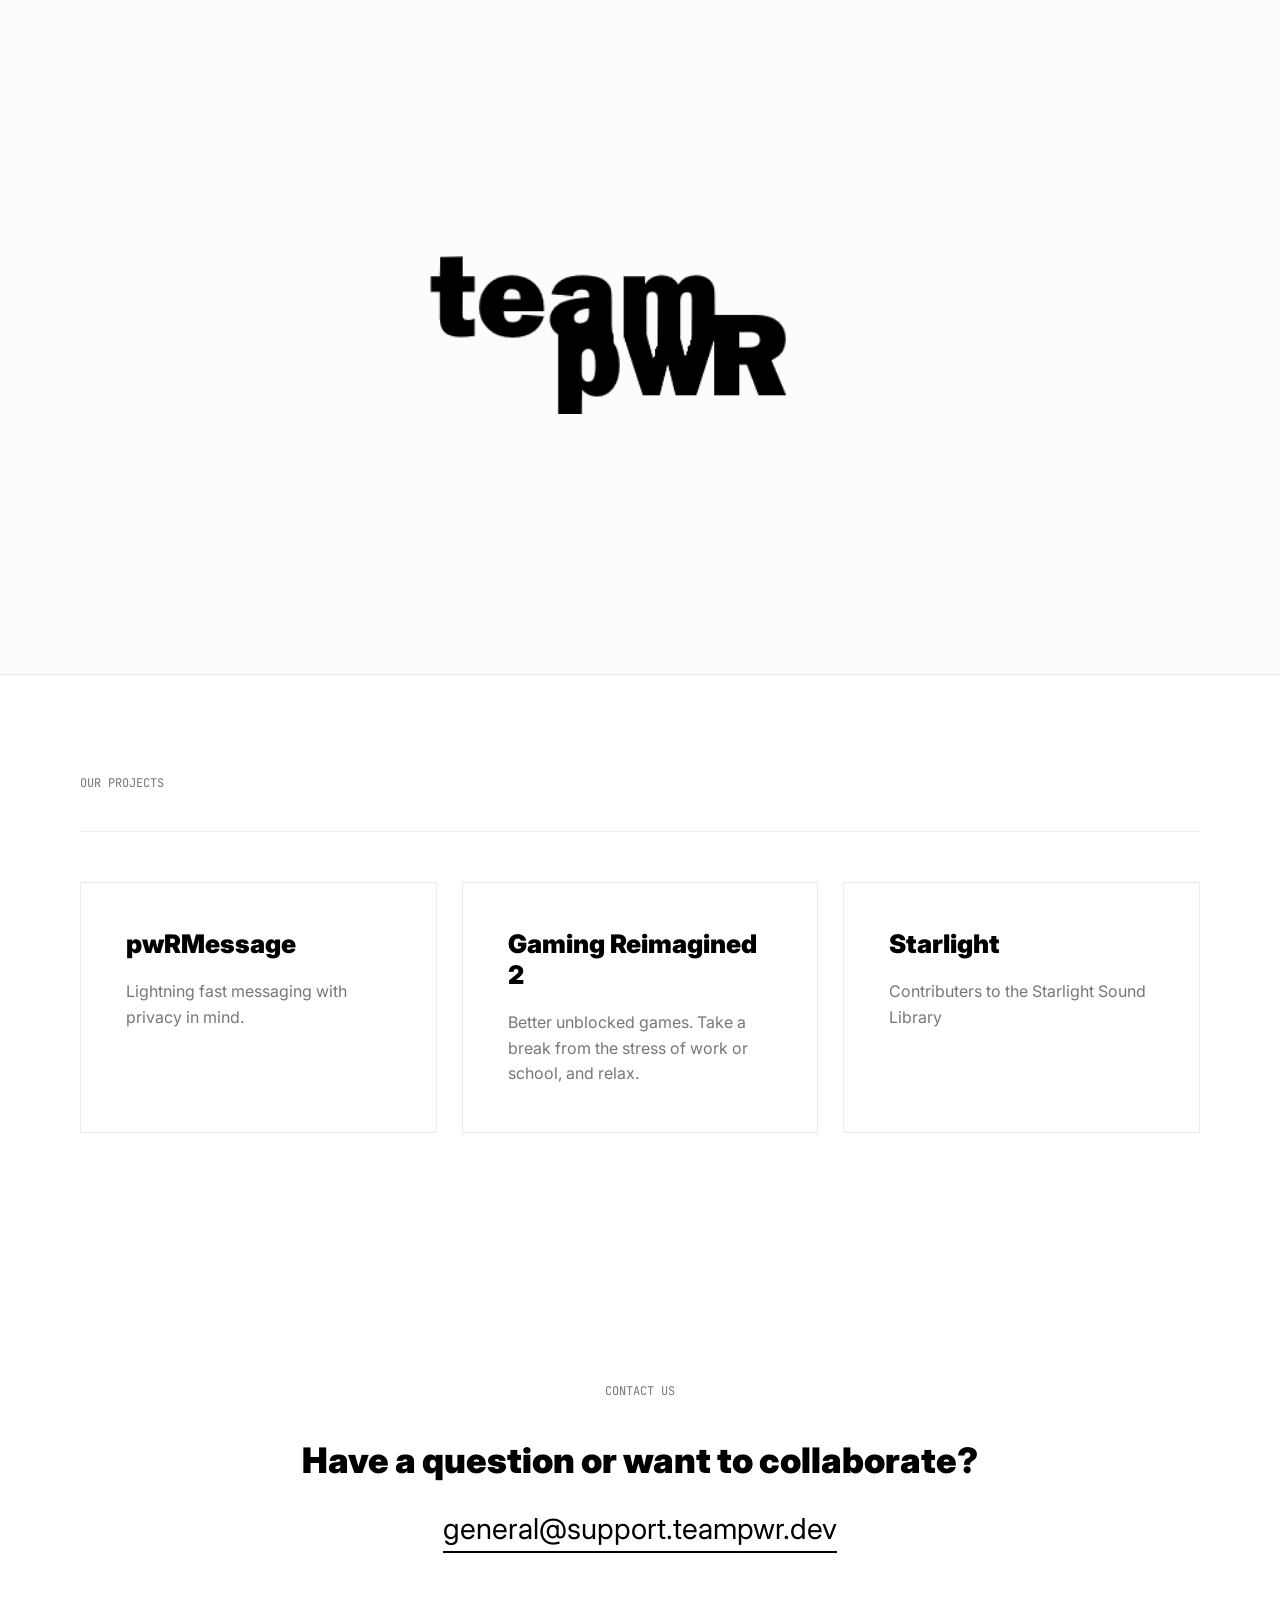
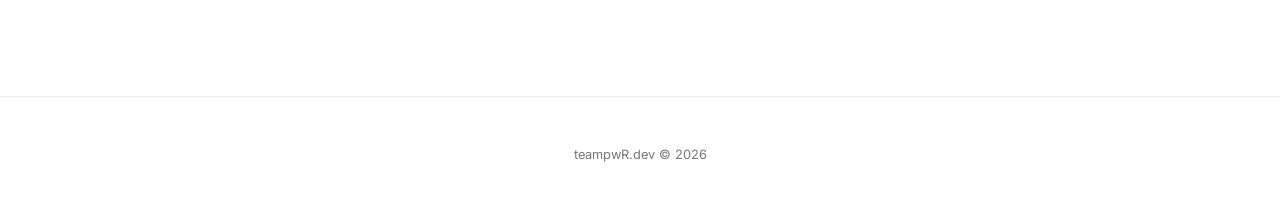
<file: index.html>
<!DOCTYPE html>
<html lang="en">

<head>
    <meta charset="UTF-8">
    <meta name="viewport" content="width=device-width, initial-scale=1.0">
    <meta name="description" content="A small developer team creating high-quality, secure web apps">
    <meta name="robots" content="index, follow, max-image-preview:large, max-snippet:-1">
    <link rel="canonical" href="https://teampwr.dev/">

    <meta property="og:type" content="website">
    <meta property="og:url" content="https://teampwr.dev/">
    <meta property="og:title" content="teampwR.dev">
    <meta property="og:description" content="A small developer team creating high-quality, secure web apps">
    <meta property="og:image" content="https://cdn.teampwr.dev/favicon.ico">

    <meta name="twitter:card" content="summary_large_image">
    <meta name="twitter:url" content="https://temapwr.dev/">
    <meta name="twitter:title" content="teampwR.dev">
    <meta name="twitter:description" content="A small developer team creating high-quality, secure web apps">
    <meta name="twitter:image" content="https://cdn.teampwr.dev/favicon.ico">

    <title>teampwR.dev</title>
    <link rel="stylesheet" href="style.css">
    <link rel="preconnect" href="https://fonts.googleapis.com">
    <link rel="icon" href="//cdn.teampwr.dev/favicon.ico">
    <link href="https://fonts.googleapis.com/css2?family=Inter:wght@400;700;900&family=JetBrains+Mono&display=swap"
        rel="stylesheet">
</head>

<body>

    <header class="hero">
        <div class="hero-content">
            <img src="/logo_dark.png" alt="" class="main-logo">
        </div>
    </header>

    <nav id="navbar" class="navbar">
        <div class="nav-container">
            <div class="nav-logo">
                <img src="/logo_dark.png" alt="Logo">
            </div>
            <ul class="nav-links">
                <li><a href="#projects">Projects</a></li>
                <li><a href="#contact">Contact</a></li>
                <!-- <li><a href="//docs.teampwr.dev">Documentation</a></li> -->
            </ul>
        </div>
    </nav>

    <main>
        <!-- Project Grid -->
        <section id="projects" class="section">
            <div class="section-header">
                <span class="label">Our Projects</span>
            </div>
            <div class="project-grid">

                <a href="//gamingreimagined2.teampwr.dev/apps/view/?id=2" target="_blank" class="project-card">
                    <div class="card-content">
                        <div class="card-top">
                            <h3>pwRMessage</h3>
                        </div>
                        <p>Lightning fast messaging with privacy in mind.</p>
                    </div>
                </a>

                <a href="//gamingreimagined2.teampwr.dev" target="_blank" class="project-card">
                    <div class="card-content">
                        <div class="card-top">
                            <h3>Gaming Reimagined 2</h3>
                        </div>
                        <p>Better unblocked games. Take a break from the stress of work or school, and relax.</p>
                    </div>
                </a>

                <a href="//unixityyy.github.io/starlight" target="_blank" class="project-card">
                    <div class="card-content">
                        <div class="card-top">
                            <h3>Starlight</h3>
                        </div>
                        <p>Contributers to the Starlight Sound Library</p>
                    </div>
                </a>

            </div>
        </section>

        <section id="contact" class="section contact-section">
            <div class="contact-box">
                <span class="label">Contact Us</span>
                <h2>Have a question or want to collaborate?</h2>
                <a href="mailto:general@support.teampwr.dev" class="email-link">general@support.teampwr.dev</a>
            </div>
        </section>
    </main>

    <footer>
        <div class="footer-content">
            <span>teampwR.dev &copy; 2026</span>
        </div>
    </footer>

    <script>
        const nav = document.querySelector('#navbar');
        window.addEventListener('scroll', () => {
            if (window.scrollY > 40) {
                nav.classList.add('visible');
            } else {
                nav.classList.remove('visible');
            }
        });
    </script>
</body>

</html>
</file>
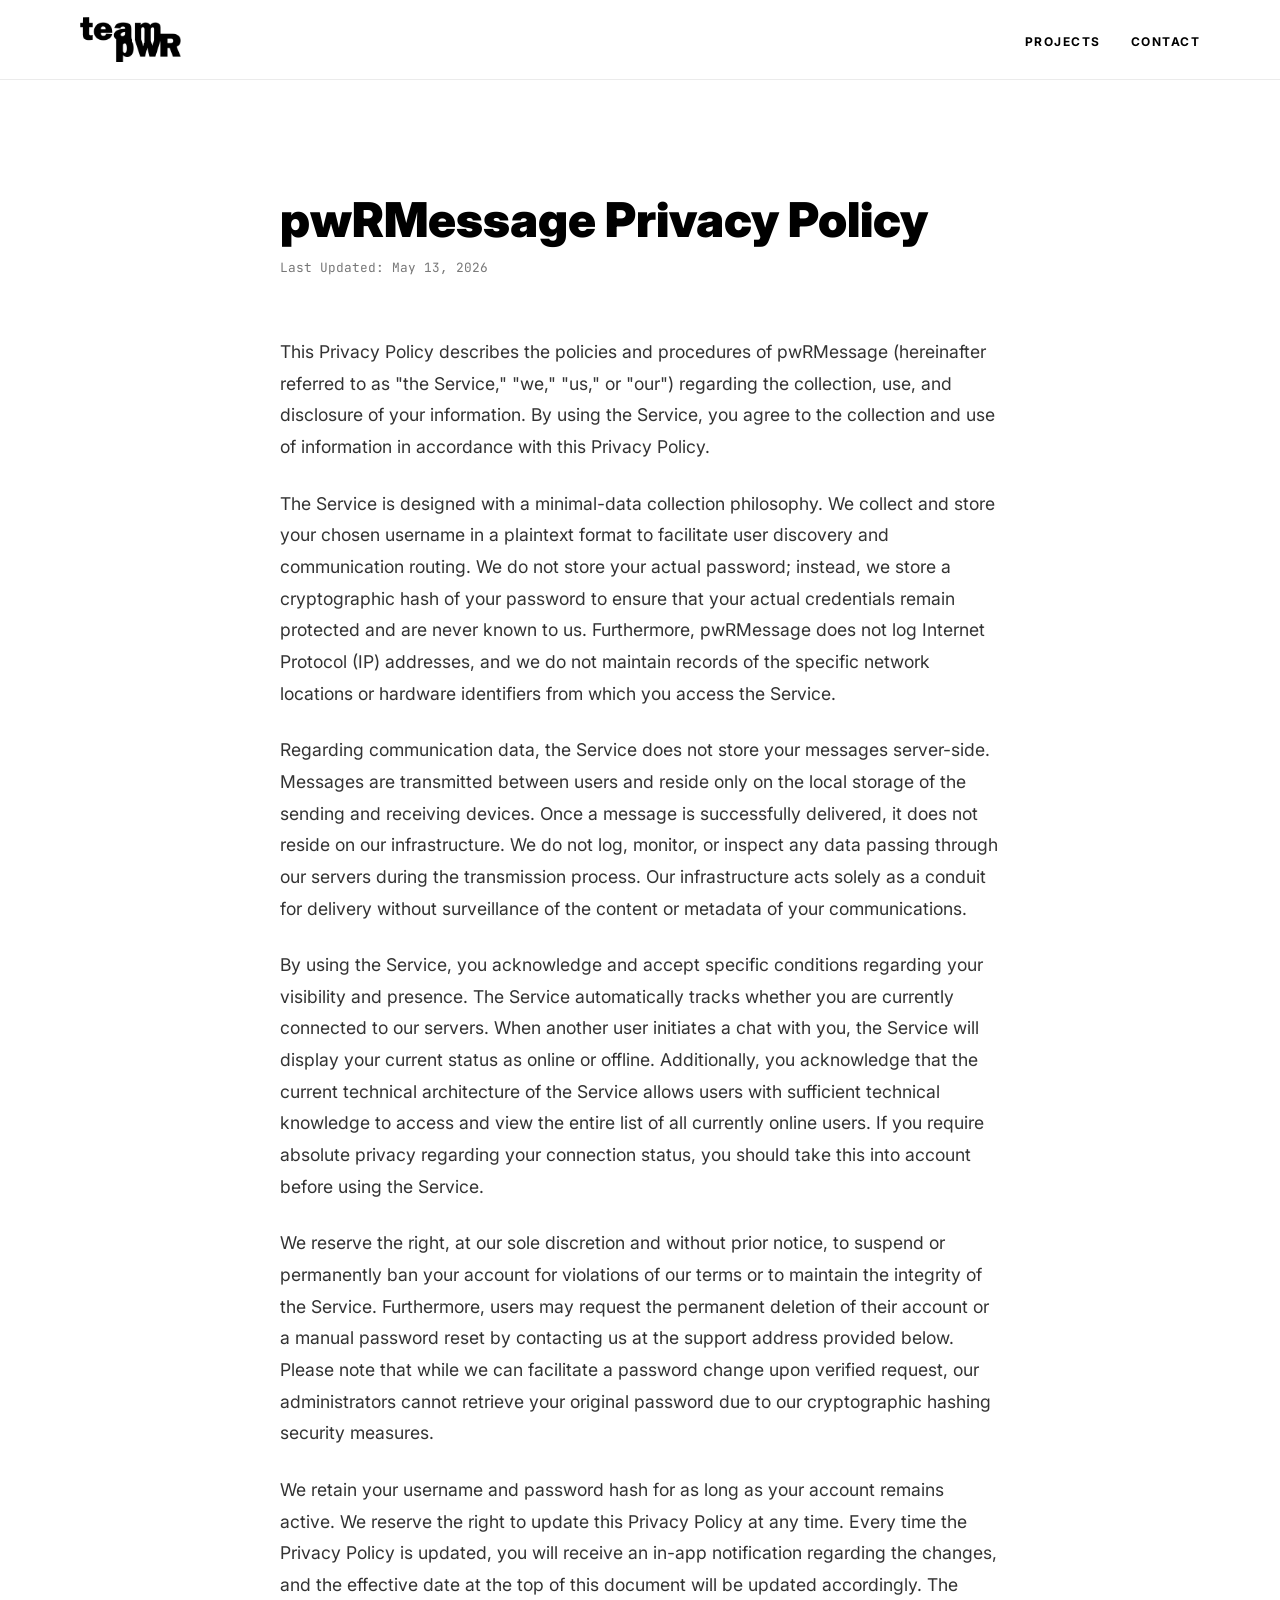
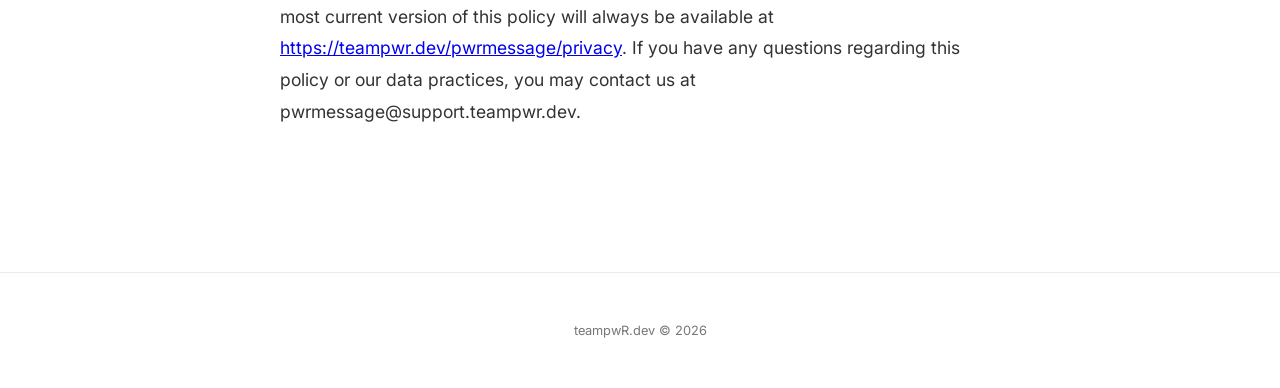
<file: pwrmessage/privacy/index.html>
<!DOCTYPE html>
<html lang="en">

<head>
    <meta charset="UTF-8">
    <meta name="viewport" content="width=device-width, initial-scale=1.0">
    <meta name="description" content="Privacy Policy for pwRMessage">
    <meta name="robots" content="index, follow, max-image-preview:large, max-snippet:-1">
    <link rel="canonical" href="https://teampwr.dev/pwrmessage/privacy/">

    <meta property="og:type" content="website">
    <meta property="og:url" content="https://teampwr.dev/pwrmessage/privacy/">
    <meta property="og:title" content="pwRMessage Privacy Policy">
    <meta property="og:description" content="Privacy Policy for pwRMessage">
    <meta property="og:image" content="https://cdn.teampwr.dev/favicon.ico">

    <meta name="twitter:card" content="summary_large_image">
    <meta name="twitter:url" content="https://temapwr.dev/pwrmessage/privacy/">
    <meta name="twitter:title" content="pwRMessage Privacy Policy">
    <meta name="twitter:description" content="Privacy Policy for pwRMessage">
    <meta name="twitter:image" content="https://cdn.teampwr.dev/favicon.ico">
    <title>pwRMessage Privacy Policy | teampwR.dev</title>
    <link rel="stylesheet" href="/style.css">
    <link rel="preconnect" href="https://fonts.googleapis.com">
    <link rel="icon" href="//cdn.teampwr.dev/favicon.ico">
    <link href="https://fonts.googleapis.com/css2?family=Inter:wght@400;700;900&family=JetBrains+Mono&display=swap"
        rel="stylesheet">
</head>

<body class="subpage">

    <nav id="navbar" class="navbar visible always-on">
        <div class="nav-container">
            <div class="nav-logo">
                <a href="/"><img src="/logo_dark.png" alt="Logo"></a>
            </div>
            <ul class="nav-links">
                <li><a href="/#projects">Projects</a></li>
                <li><a href="/#contact">Contact</a></li>
            </ul>
        </div>
    </nav>

    <main class="legal-container">
        <section class="content-body">
            <header class="content-header">
                <h1>pwRMessage Privacy Policy</h1>
                <p class="last-updated">Last Updated: May 13, 2026</p>
            </header>

            <article class="prose">
                <p>
                    This Privacy Policy describes the policies and procedures of pwRMessage (hereinafter referred to as
                    "the Service," "we," "us," or "our") regarding the collection, use, and disclosure of your
                    information. By using the Service, you agree to the collection and use of information in accordance
                    with this Privacy Policy.
                </p>
                <p>
                    The Service is designed with a minimal-data collection philosophy. We collect and store your chosen
                    username in a plaintext format to facilitate user discovery and communication routing. We do not
                    store your actual password; instead, we store a cryptographic hash of your password to ensure that
                    your actual credentials remain protected and are never known to us. Furthermore, pwRMessage does not
                    log Internet Protocol (IP) addresses, and we do not maintain records of the specific network
                    locations or hardware identifiers from which you access the Service.
                </p>
                <p>
                    Regarding communication data, the Service does not store your messages server-side. Messages are
                    transmitted between users and reside only on the local storage of the sending and receiving devices.
                    Once a message is successfully delivered, it does not reside on our infrastructure. We do not log,
                    monitor, or inspect any data passing through our servers during the transmission process. Our
                    infrastructure acts solely as a conduit for delivery without surveillance of the content or metadata
                    of your communications.
                </p>
                <p>
                    By using the Service, you acknowledge and accept specific conditions regarding your visibility and
                    presence. The Service automatically tracks whether you are currently connected to our servers. When
                    another user initiates a chat with you, the Service will display your current status as online or
                    offline. Additionally, you acknowledge that the current technical architecture of the Service allows
                    users with sufficient technical knowledge to access and view the entire list of all currently online
                    users. If you require absolute privacy regarding your connection status, you should take this into
                    account before using the Service.
                </p>
                <p>
                    We reserve the right, at our sole discretion and without prior notice, to suspend or permanently ban
                    your account for violations of our terms or to maintain the integrity of the Service. Furthermore,
                    users may request the permanent deletion of their account or a manual password reset by contacting
                    us at the support address provided below. Please note that while we can facilitate a password change
                    upon verified request, our administrators cannot retrieve your original password due to our
                    cryptographic hashing security measures.
                </p>
                <p>
                    We retain your username and password hash for as long as your account remains active. We reserve the
                    right to update this Privacy Policy at any time. Every time the Privacy Policy is updated, you will
                    receive an in-app notification regarding the changes, and the effective date at the top of this
                    document will be updated accordingly. The most current version of this policy will always be
                    available at <a href="//teampwr.dev/pwrmessage/privacy">https://teampwr.dev/pwrmessage/privacy</a>.
                    If you have any questions regarding this policy or our data practices, you may contact us at
                    pwrmessage@support.teampwr.dev.
                </p>
            </article>
        </section>
    </main>

    <footer>
        <div class="footer-content">
            <span>teampwR.dev &copy; 2026</span>
        </div>
    </footer>

</body>

</html>
</file>
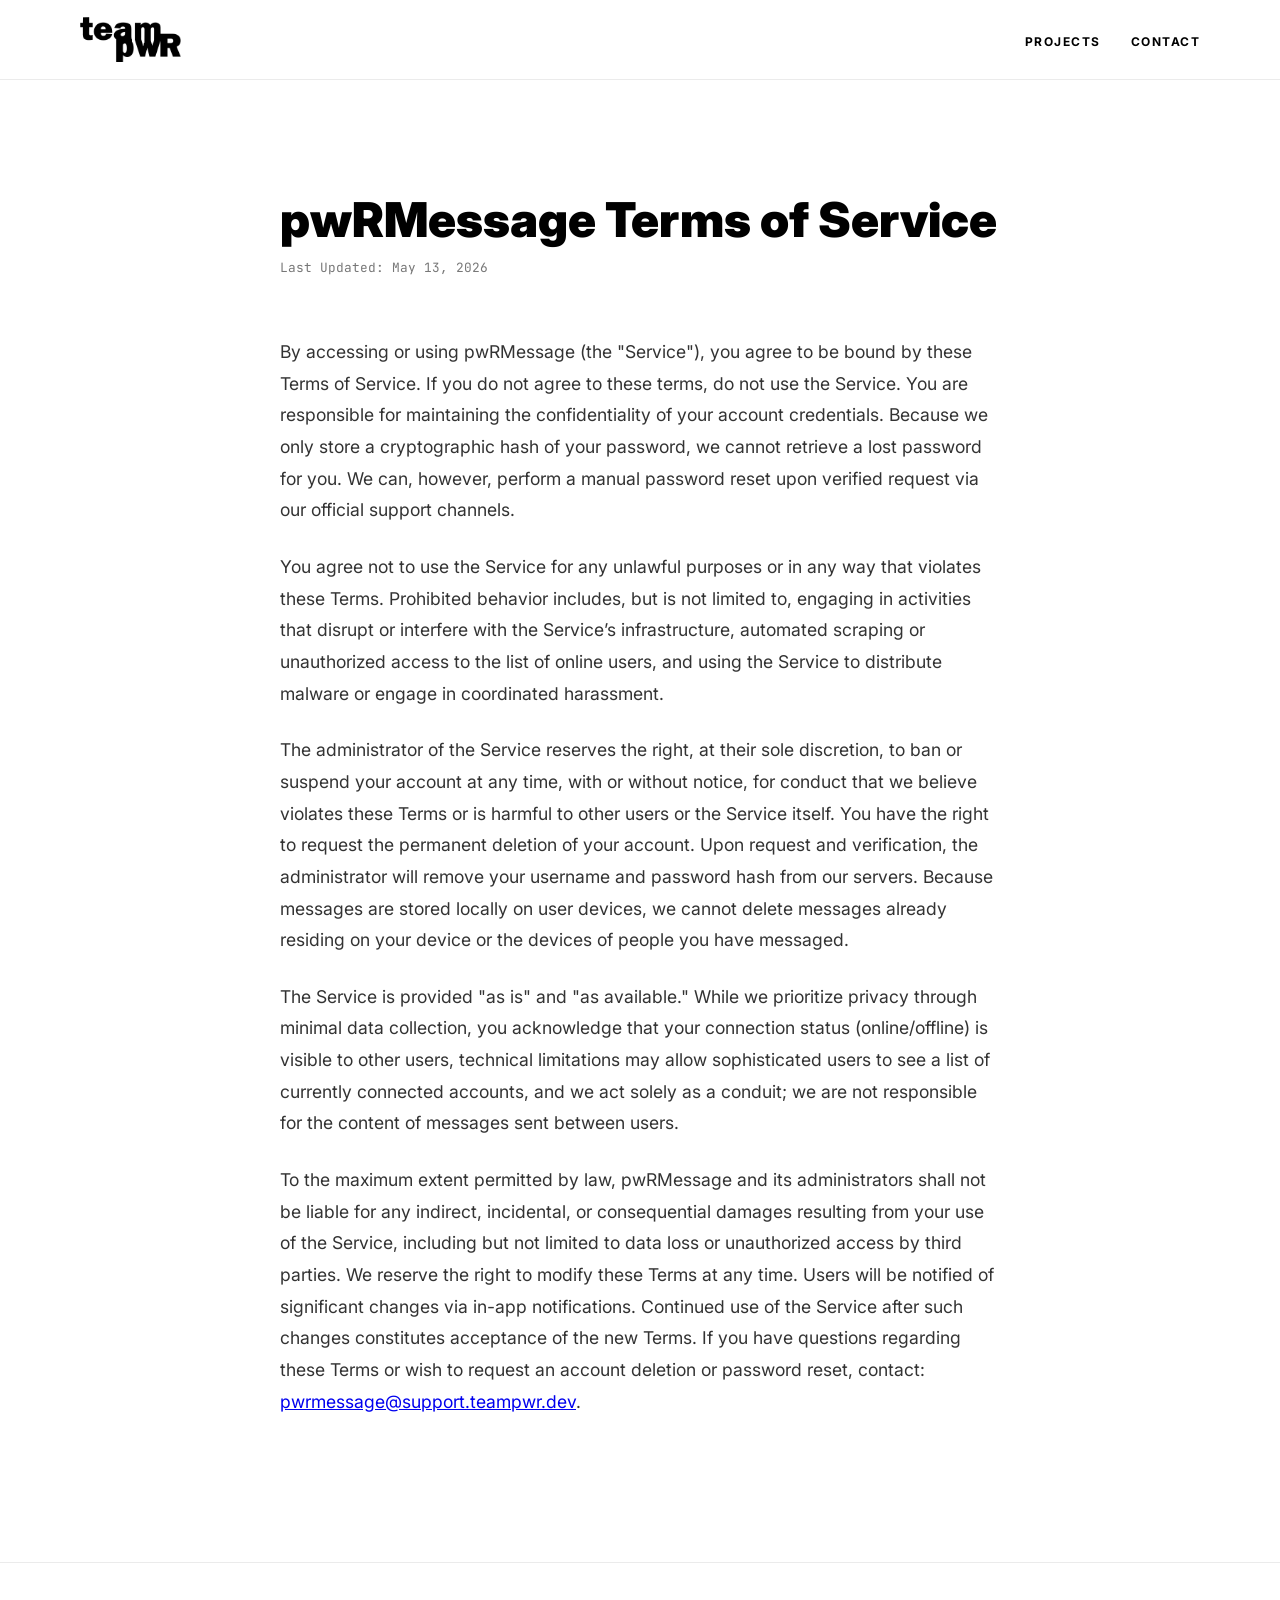
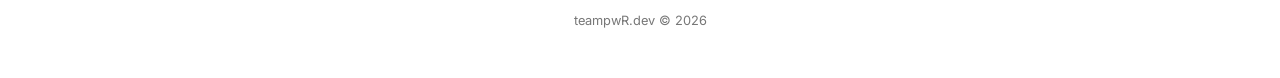
<file: pwrmessage/terms/index.html>
<!DOCTYPE html>
<html lang="en">

<head>
    <meta charset="UTF-8">
    <meta name="viewport" content="width=device-width, initial-scale=1.0">
    <meta name="description" content="Terms of Service for pwRMessage">
    <meta name="robots" content="index, follow, max-image-preview:large, max-snippet:-1">
    <link rel="canonical" href="https://teampwr.dev/pwrmessage/terms/">

    <meta property="og:type" content="website">
    <meta property="og:url" content="https://teampwr.dev/pwrmessage/terms/">
    <meta property="og:title" content="pwRMessage Terms of Service">
    <meta property="og:description" content="Terms of Service for pwRMessage">
    <meta property="og:image" content="https://cdn.teampwr.dev/favicon.ico">

    <meta name="twitter:card" content="summary_large_image">
    <meta name="twitter:url" content="https://temapwr.dev/pwrmessage/terms/">
    <meta name="twitter:title" content="pwRMessage Terms of Service">
    <meta name="twitter:description" content="Terms of Service for pwRMessage">
    <meta name="twitter:image" content="https://cdn.teampwr.dev/favicon.ico">
    <title>pwRMessage Terms of Service | teampwR.dev</title>
    <link rel="stylesheet" href="/style.css">
    <link rel="preconnect" href="https://fonts.googleapis.com">
    <link rel="icon" href="//cdn.teampwr.dev/favicon.ico">
    <link href="https://fonts.googleapis.com/css2?family=Inter:wght@400;700;900&family=JetBrains+Mono&display=swap"
        rel="stylesheet">
</head>

<body class="subpage">

    <nav id="navbar" class="navbar visible always-on">
        <div class="nav-container">
            <div class="nav-logo">
                <a href="/"><img src="/logo_dark.png" alt="Logo"></a>
            </div>
            <ul class="nav-links">
                <li><a href="/#projects">Projects</a></li>
                <li><a href="/#contact">Contact</a></li>
            </ul>
        </div>
    </nav>

    <main class="legal-container">
        <section class="content-body">
            <header class="content-header">
                <h1>pwRMessage Terms of Service</h1>
                <p class="last-updated">Last Updated: May 13, 2026</p>
            </header>

            <article class="prose">
                <p>
                    By accessing or using pwRMessage (the "Service"), you agree to be bound by these Terms of Service.
                    If
                    you do not agree to these terms, do not use the Service. You are responsible for maintaining the
                    confidentiality of your account credentials. Because we only store a cryptographic hash of your
                    password, we cannot retrieve a lost password for you. We can, however, perform a manual password
                    reset upon verified request via our official support channels.
                </p>
                <p>
                    You agree not to use the Service for any unlawful purposes or in any way that violates these Terms.
                    Prohibited behavior includes, but is not limited to, engaging in activities that disrupt or
                    interfere with the Service’s infrastructure, automated scraping or unauthorized access to the list
                    of online users, and using the Service to distribute malware or engage in coordinated harassment.
                </p>
                <p>
                    The administrator of the Service reserves the right, at their sole discretion, to ban or suspend
                    your
                    account at any time, with or without notice, for conduct that we believe violates these Terms or is
                    harmful to other users or the Service itself. You have the right to request the permanent deletion
                    of your account. Upon request and verification, the administrator will remove your username and
                    password hash from our servers. Because messages are stored locally on user devices, we cannot
                    delete messages already residing on your device or the devices of people you have messaged.
                </p>
                <p>
                    The Service is provided "as is" and "as available." While we prioritize privacy through minimal data
                    collection, you acknowledge that your connection status (online/offline) is visible to other users,
                    technical limitations may allow sophisticated users to see a list of currently connected accounts,
                    and we act solely as a conduit; we are not responsible for the content of messages sent between
                    users.
                </p>
                <p>
                    To the maximum extent permitted by law, pwRMessage and its administrators shall not be liable for
                    any
                    indirect, incidental, or consequential damages resulting from your use of the Service, including but
                    not limited to data loss or unauthorized access by third parties. We reserve the right to modify
                    these Terms at any time. Users will be notified of significant changes via in-app notifications.
                    Continued use of the Service after such changes constitutes acceptance of the new Terms. If you have
                    questions regarding these Terms or wish to request an account deletion or password reset, contact:
                    <a href="mailto:pwrmessage@support.teampwr.dev">pwrmessage@support.teampwr.dev</a>.
                </p>
            </article>
        </section>
    </main>

    <footer>
        <div class="footer-content">
            <span>teampwR.dev &copy; 2026</span>
        </div>
    </footer>

</body>

</html>
</file>
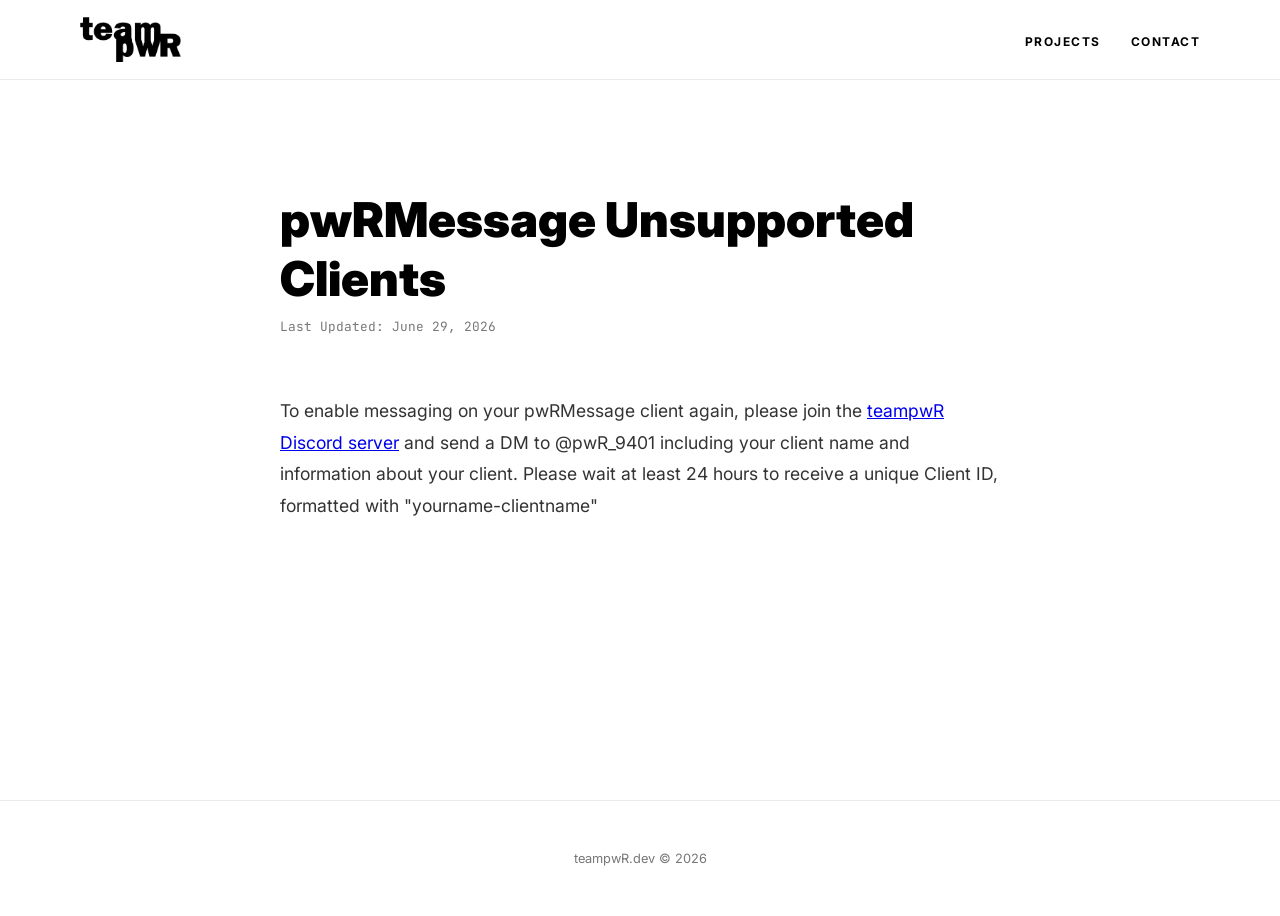
<file: pwrmessage/unsupported-clients/index.html>
<!DOCTYPE html>
<html lang="en">

<head>
    <meta charset="UTF-8">
    <meta name="viewport" content="width=device-width, initial-scale=1.0">
    <meta name="description" content="Terms of Service for pwRMessage">
    <meta name="robots" content="index, follow, max-image-preview:large, max-snippet:-1">
    <link rel="canonical" href="https://teampwr.dev/pwrmessage/terms/">

    <meta property="og:type" content="website">
    <meta property="og:url" content="https://teampwr.dev/pwrmessage/terms/">
    <meta property="og:title" content="pwRMessage Terms of Service">
    <meta property="og:description" content="Terms of Service for pwRMessage">
    <meta property="og:image" content="https://cdn.teampwr.dev/favicon.ico">

    <meta name="twitter:card" content="summary_large_image">
    <meta name="twitter:url" content="https://temapwr.dev/pwrmessage/terms/">
    <meta name="twitter:title" content="pwRMessage Terms of Service">
    <meta name="twitter:description" content="Terms of Service for pwRMessage">
    <meta name="twitter:image" content="https://cdn.teampwr.dev/favicon.ico">
    <title>Unsupported pwRMessage Clients | teampwR.dev</title>
    <link rel="stylesheet" href="/style.css">
    <link rel="preconnect" href="https://fonts.googleapis.com">
    <link rel="icon" href="//cdn.teampwr.dev/favicon.ico">
    <link href="https://fonts.googleapis.com/css2?family=Inter:wght@400;700;900&family=JetBrains+Mono&display=swap"
        rel="stylesheet">
</head>

<body class="subpage">

    <nav id="navbar" class="navbar visible always-on">
        <div class="nav-container">
            <div class="nav-logo">
                <a href="/"><img src="/logo_dark.png" alt="Logo"></a>
            </div>
            <ul class="nav-links">
                <li><a href="/#projects">Projects</a></li>
                <li><a href="/#contact">Contact</a></li>
            </ul>
        </div>
    </nav>

    <main class="legal-container">
        <section class="content-body">
            <header class="content-header">
                <h1>pwRMessage Unsupported Clients</h1>
                <p class="last-updated">Last Updated: June 29, 2026</p>
            </header>

            <article class="prose">
                <p>
                    To enable messaging on your pwRMessage client again, please join the <a
                        href="https://discord.gg/ggEaKeemHe">teampwR Discord server</a> and send a DM to @pwR_9401 including
                        your client name and information about your client. Please wait at least 24 hours to receive a
                        unique Client ID, formatted with "yourname-clientname"
                </p>
            </article>
        </section>
    </main>

    <footer>
        <div class="footer-content">
            <span>teampwR.dev &copy; 2026</span>
        </div>
    </footer>

</body>

</html>
</file>
<file: style.css>
:root {
    --bg: #ffffff;
    --hero-bg: #fcfcfc;
    --text: #000000;
    --muted: #777777;
    --border: #ebebeb;
}

* {
    margin: 0;
    padding: 0;
    box-sizing: border-box;
}

body {
    background-color: var(--bg);
    color: var(--text);
    font-family: 'Inter', sans-serif;
    -webkit-font-smoothing: antialiased;
}

.hero {
    height: 75vh; 
    display: flex;
    justify-content: center;
    align-items: center;
    background-color: var(--hero-bg);
    border-bottom: 1px solid var(--border);
}

.main-logo {
    width: 420px;
    max-width: 85%;
    height: auto;
}

.navbar {
    position: fixed;
    top: -100px;
    left: 0;
    width: 100%;
    height: 80px;
    background: rgba(255, 255, 255, 0.95);
    backdrop-filter: blur(10px);
    z-index: 1000;
    border-bottom: 1px solid var(--border);
    transition: top 0.3s ease;
}

.navbar.visible { top: 0; }

.nav-container {
    max-width: 1200px;
    margin: 0 auto;
    height: 100%;
    display: flex;
    justify-content: space-between;
    align-items: center;
    padding: 0 40px;
}

.nav-logo img { 
    height: 45px;
    width: auto;
}

.nav-links {
    display: flex;
    gap: 30px;
    list-style: none;
}

.nav-links a {
    text-decoration: none;
    color: var(--text);
    font-weight: 700;
    font-size: 0.75rem;
    text-transform: uppercase;
    letter-spacing: 1.5px;
}

/* Sections */
.section {
    padding: 100px 40px;
    max-width: 1200px;
    margin: 0 auto;
}

.label {
    font-family: 'JetBrains Mono', monospace;
    font-size: 0.75rem;
    text-transform: uppercase;
    color: var(--muted);
    display: block;
    margin-bottom: 40px;
}

.section-header { 
    border-bottom: 1px solid var(--border); 
    margin-bottom: 50px; 
}

.project-grid {
    display: grid;
    grid-template-columns: repeat(auto-fit, minmax(350px, 1fr));
    gap: 25px;
}

.project-card {
    text-decoration: none;
    color: inherit;
    padding: 45px;
    border: 1px solid var(--border);
    transition: transform 0.2s ease, border-color 0.2s ease;
}

.project-card:hover {
    border-color: var(--text);
    transform: translateY(-4px);
    background: #fafafa;
}

.card-top {
    display: flex;
    justify-content: space-between;
    align-items: center;
    margin-bottom: 20px;
}

.project-card h3 { font-size: 1.6rem; font-weight: 900; }

.tag {
    font-family: 'JetBrains Mono', monospace;
    font-size: 0.65rem;
    background: #f0f0f0;
    padding: 5px 10px;
    border-radius: 4px;
    font-weight: 700;
}

.project-card p { color: var(--muted); line-height: 1.6; }

.contact-section {
    text-align: center;
    padding: 150px 40px;
}

.contact-box h2 {
    font-size: 2.2rem;
    font-weight: 900;
    margin-bottom: 30px;
}

.email-link {
    font-size: 1.8rem;
    color: var(--text);
    text-decoration: none;
    font-weight: 400;
    border-bottom: 2px solid var(--text);
    padding-bottom: 5px;
}

.email-link:hover { opacity: 0.5; }

footer {
    padding: 50px;
    text-align: center;
    border-top: 1px solid var(--border);
    color: var(--muted);
    font-size: 0.8rem;
}

@media (max-width: 768px) {
    .main-logo { width: 300px; }
    .email-link { font-size: 1.1rem; }
}

.navbar.always-on {
    top: 0 !important;
    position: sticky;
    background: rgba(255, 255, 255, 1);
}

.subpage {
    background-color: #ffffff;
}

.legal-container {
    max-width: 800px;
    margin: 0 auto;
    padding: 60px 40px 120px 40px;
    min-height: 80vh;
}

.content-header {
    margin-bottom: 60px;
    padding-top: 40px;
}

.content-header h1 {
    font-size: 3rem;
    font-weight: 900;
    margin: 10px 0;
}

.last-updated {
    font-family: 'JetBrains Mono', monospace;
    font-size: 0.8rem;
    color: var(--muted);
}

.prose p {
    font-size: 1.1rem;
    line-height: 1.8;
    color: #333;
    margin-bottom: 25px;
}

.prose h3 {
    font-size: 1.4rem;
    font-weight: 700;
    margin: 40px 0 15px 0;
}

.nav-logo a {
    display: flex;
    align-items: center;
}

@media (max-width: 768px) {
    .content-header h1 {
        font-size: 2.2rem;
    }
    .legal-container {
        padding: 40px 25px;
    }
}

.error-page {
    background-color: #ffffff;
    height: 100vh;
    display: flex;
    flex-direction: column;
}

.error-container {
    flex: 1;
    display: flex;
    justify-content: center;
    align-items: center;
    text-align: center;
    padding: 20px;
}

.big-404 {
    font-size: clamp(8rem, 20vw, 15rem);
    font-weight: 900;
    line-height: 1;
    letter-spacing: -5px;
    margin-bottom: 20px;
    background: linear-gradient(180deg, #000 0%, #444 100%);
    -webkit-background-clip: text;
    -webkit-text-fill-color: transparent;
}

.error-content p {
    font-size: 1.2rem;
    color: var(--muted);
    margin-bottom: 40px;
}

.back-home {
    display: inline-block;
    padding: 15px 35px;
    background-color: var(--text);
    color: #fff;
    text-decoration: none;
    font-weight: 700;
    font-size: 0.9rem;
    text-transform: uppercase;
    letter-spacing: 1px;
    border-radius: 4px;
    transition: opacity 0.2s;
}

.back-home:hover {
    opacity: 0.8;
}

@media (max-width: 768px) {
    .big-404 {
        letter-spacing: -2px;
    }
}
</file>
